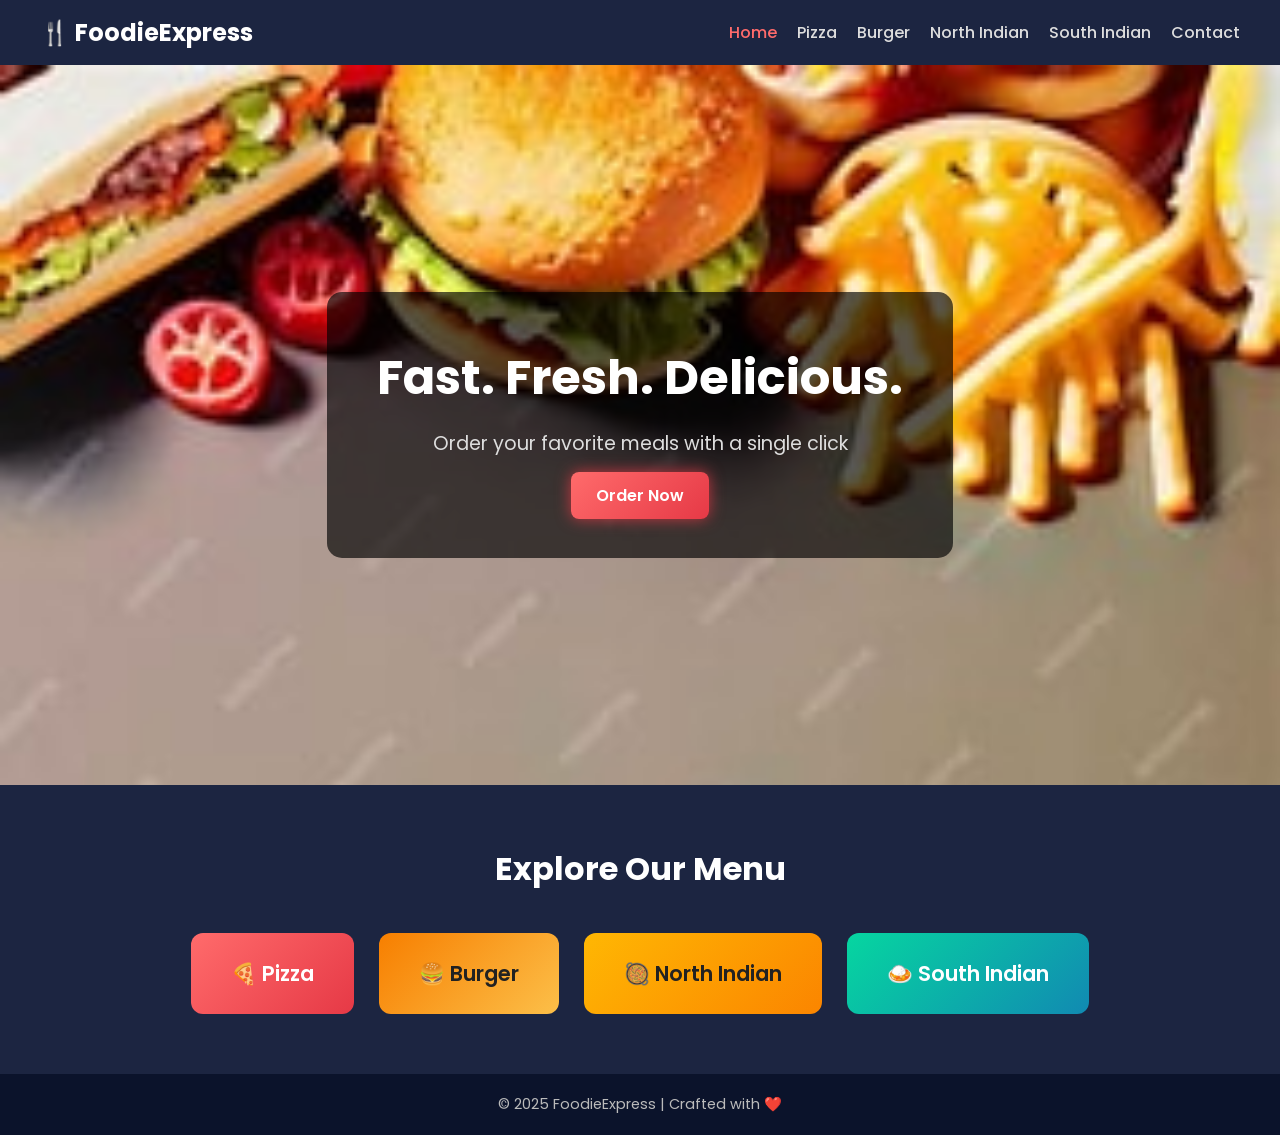
<file: index.html>
<!DOCTYPE html>
<html lang="en">
<head>
  <meta charset="UTF-8">
  <meta name="viewport" content="width=device-width, initial-scale=1.0">
  <title>FoodieExpress | Home</title>
  <link rel="stylesheet" href="style.css">
  <!-- Google Fonts -->
  <link href="https://fonts.googleapis.com/css2?family=Poppins:wght@400;600;700&display=swap" rel="stylesheet">
</head>
<body>
  <!-- Navbar -->
  <header class="navbar">
    <div class="logo">🍴 FoodieExpress</div>
    <nav>
      <ul>
        <li><a href="index.html" class="active">Home</a></li>
        <li><a href="Pizzas.html">Pizza</a></li>
        <li><a href="Burgers.html">Burger</a></li>
        <li><a href="NorthIndian.html">North Indian</a></li>
        <li><a href="SouthIndian.html">South Indian</a></li>
        <li><a href="contact.html">Contact</a></li>
      </ul>
    </nav>
  </header>

  <!-- Hero -->
  <section class="hero">
    <div class="hero-overlay">
      <h1>Fast. Fresh. Delicious.</h1>
      <p>Order your favorite meals with a single click</p>
      <a href="Pizzas.html" class="btn">Order Now</a>
    </div>
  </section>

  <!-- Categories -->
  <section class="categories">
    <h2>Explore Our Menu</h2>
    <div class="category-container">
      <a href="Pizzas.html" class="category-card pizza">🍕 Pizza</a>
      <a href="Burgers.html" class="category-card burger">🍔 Burger</a>
      <a href="NorthIndian.html" class="category-card north">🥘 North Indian</a>
      <a href="SouthIndian.html" class="category-card south">🍛 South Indian</a>
    </div>
  </section>

  <!-- Footer -->
  <footer>
    <p>© 2025 FoodieExpress | Crafted with ❤️</p>
  </footer>
</body>
</html>
</file>
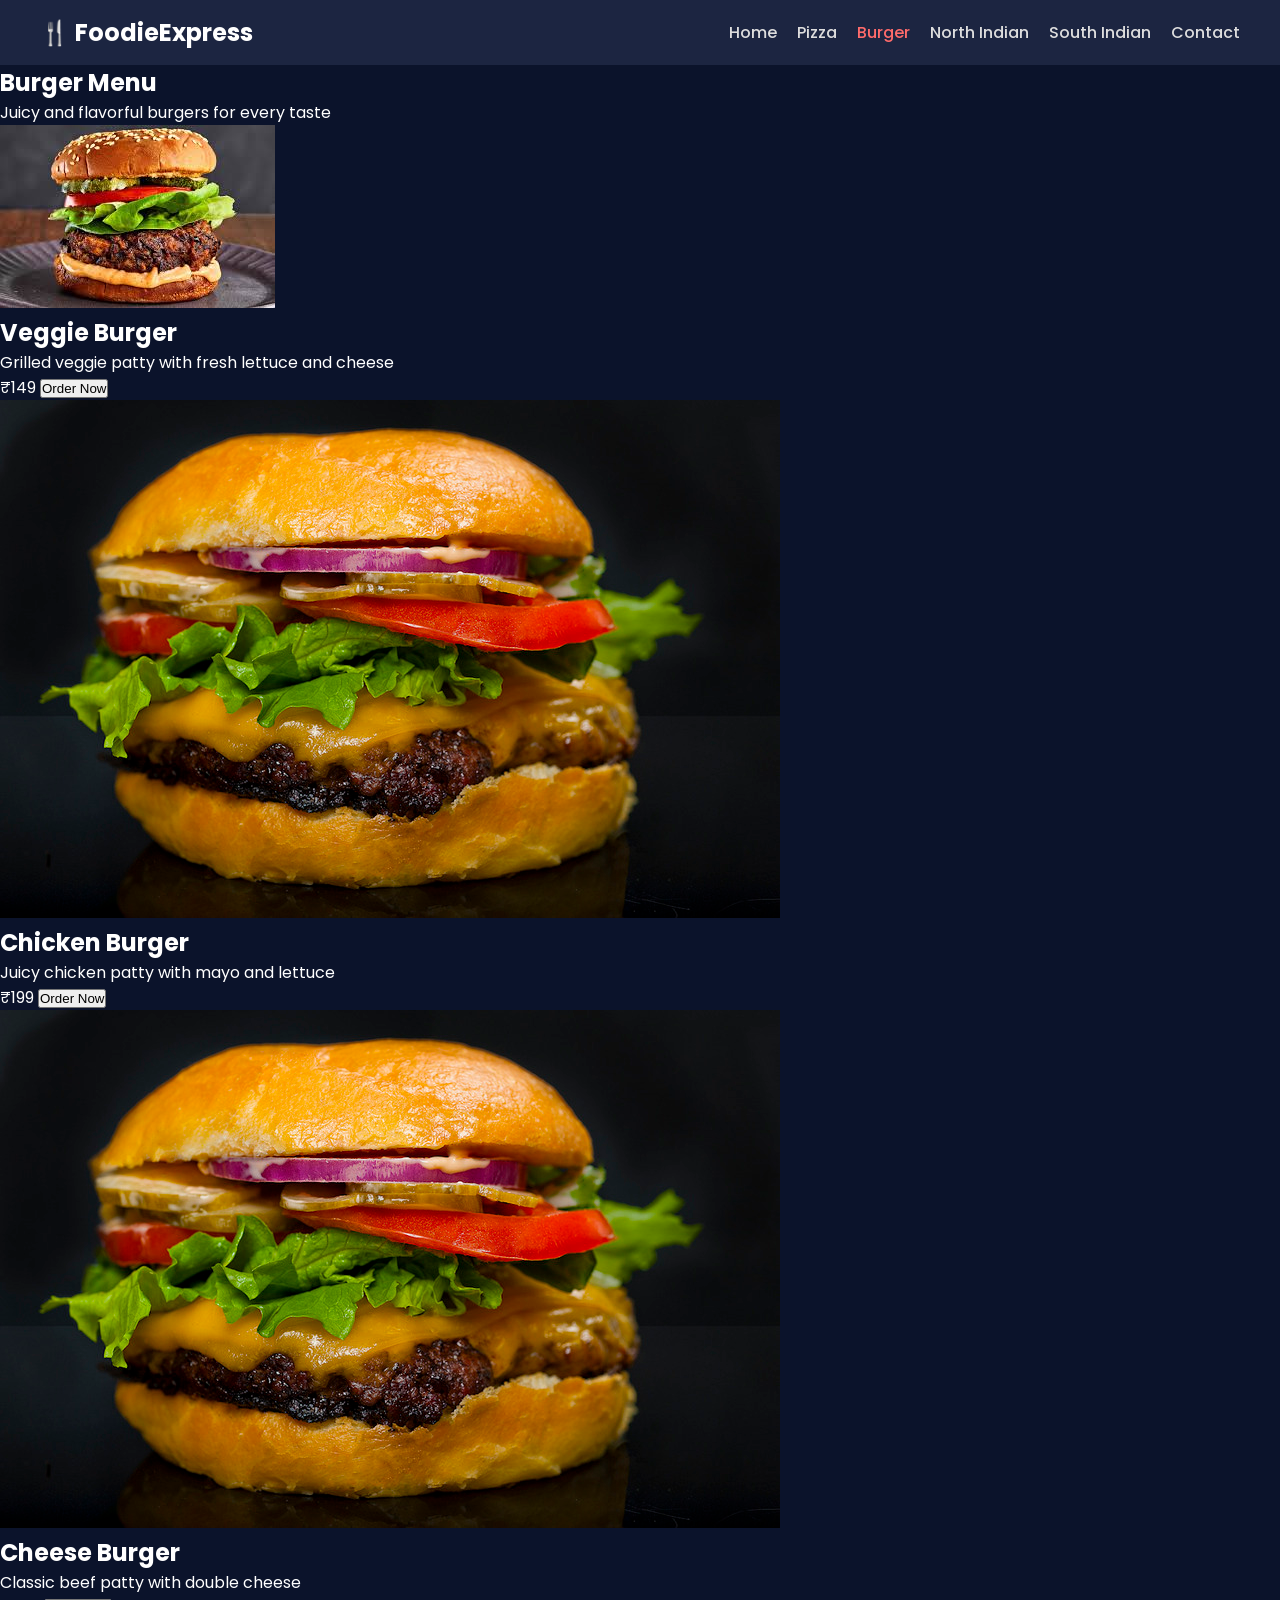
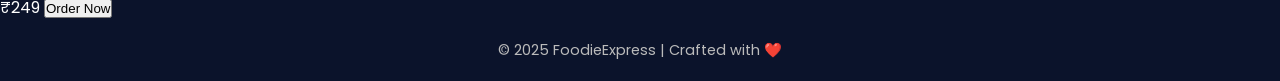
<file: Burgers.html>
<!DOCTYPE html>
<html lang="en">
<head>
  <meta charset="UTF-8">
  <meta name="viewport" content="width=device-width, initial-scale=1.0">
  <title>FoodieExpress | Burger</title>
  <link rel="stylesheet" href="style.css">
  <link href="https://fonts.googleapis.com/css2?family=Poppins:wght@400;600;700&display=swap" rel="stylesheet">
</head>
<body>
  <header class="navbar">
    <div class="logo">🍴 FoodieExpress</div>
    <nav>
      <ul>
        <li><a href="index.html">Home</a></li>
        <li><a href="Pizzas.html">Pizza</a></li>
        <li><a href="burgers.html" class="active">Burger</a></li>
        <li><a href="NorthIndian.html">North Indian</a></li>
        <li><a href="SouthIndian.html">South Indian</a></li>
        <li><a href="Contact.html">Contact</a></li>
      </ul>
    </nav>
  </header>

  <section class="menu-hero">
    <h1>Burger Menu</h1>
    <p>Juicy and flavorful burgers for every taste</p>
  </section>

  <section class="menu-items">
    <div class="food-grid">
      <div class="food-card">
        <img src="Veggie_burger.jpg" alt="Veggie Burger">
        <h2>Veggie Burger</h2>
        <p>Grilled veggie patty with fresh lettuce and cheese</p>
        <span class="price">₹149</span>
        <button>Order Now</button>
      </div>
      <div class="food-card">
        <img src="Cheese_burger.jpg" alt="Chicken Burger">
        <h2>Chicken Burger</h2>
        <p>Juicy chicken patty with mayo and lettuce</p>
        <span class="price">₹199</span>
        <button>Order Now</button>
      </div>
      <div class="food-card">
        <img src="Cheese_burger.jpg" alt="Cheese Burger">
        <h2>Cheese Burger</h2>
        <p>Classic beef patty with double cheese</p>
        <span class="price">₹249</span>
        <button>Order Now</button>
      </div>
    </div>
  </section>

  <footer>
    <p>© 2025 FoodieExpress | Crafted with ❤️</p>
  </footer>
</body>
</html>
</file>
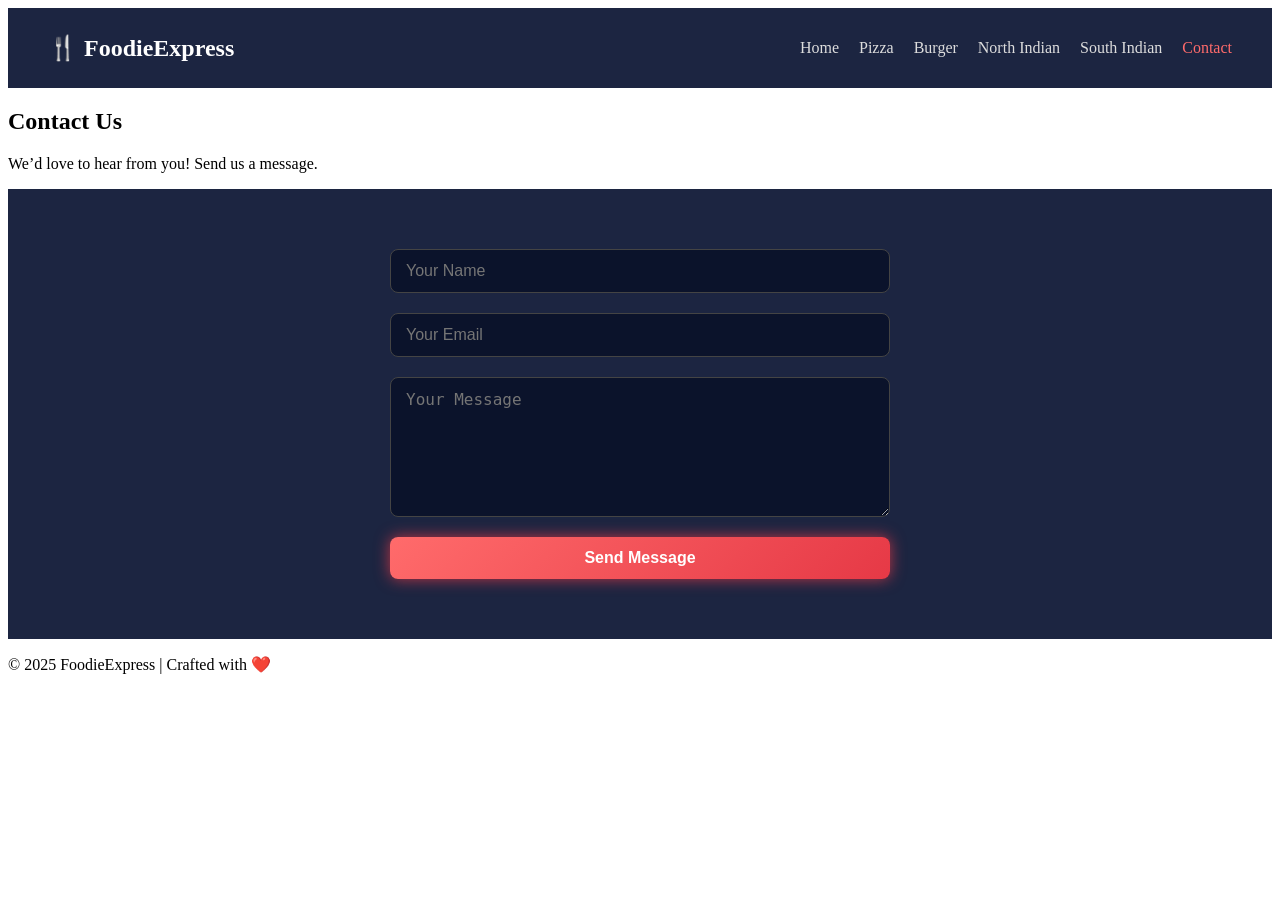
<file: Contact.html>
<!DOCTYPE html>
<html lang="en">
<head>
  <meta charset="UTF-8">
  <meta name="viewport" content="width=device-width, initial-scale=1.0">
  <title>FoodieExpress | Contact</title>
  <link rel="stylesheet" href="contact.css">
  <link href="https://fonts.googleapis.com/css2?family=Poppins:wght@400;600;700&display=swap" rel="stylesheet">
</head>
<body>
  <!-- Navbar -->
  <header class="navbar">
    <div class="logo">🍴 FoodieExpress</div>
    <nav>
      <ul>
        <li><a href="index.html">Home</a></li>
        <li><a href="Pizzas.html">Pizza</a></li>
        <li><a href="Burgers.html">Burger</a></li>
        <li><a href="NorthIndian.html">North Indian</a></li>
        <li><a href="SouthIndian.html">South Indian</a></li>
        <li><a href="Contact.html" class="active">Contact</a></li>
      </ul>
    </nav>
  </header>

  <!-- Contact Hero -->
  <section class="menu-hero">
    <h1>Contact Us</h1>
    <p>We’d love to hear from you! Send us a message.</p>
  </section>

  <!-- Contact Form -->
  <section class="contact-section">
    <form class="contact-form">
      <input type="text" placeholder="Your Name" required>
      <input type="email" placeholder="Your Email" required>
      <textarea placeholder="Your Message" rows="6" required></textarea>
      <button type="submit">Send Message</button>
    </form>
  </section>

  <footer>
    <p>© 2025 FoodieExpress | Crafted with ❤️</p>
  </footer>
</body>
</html>
</file>
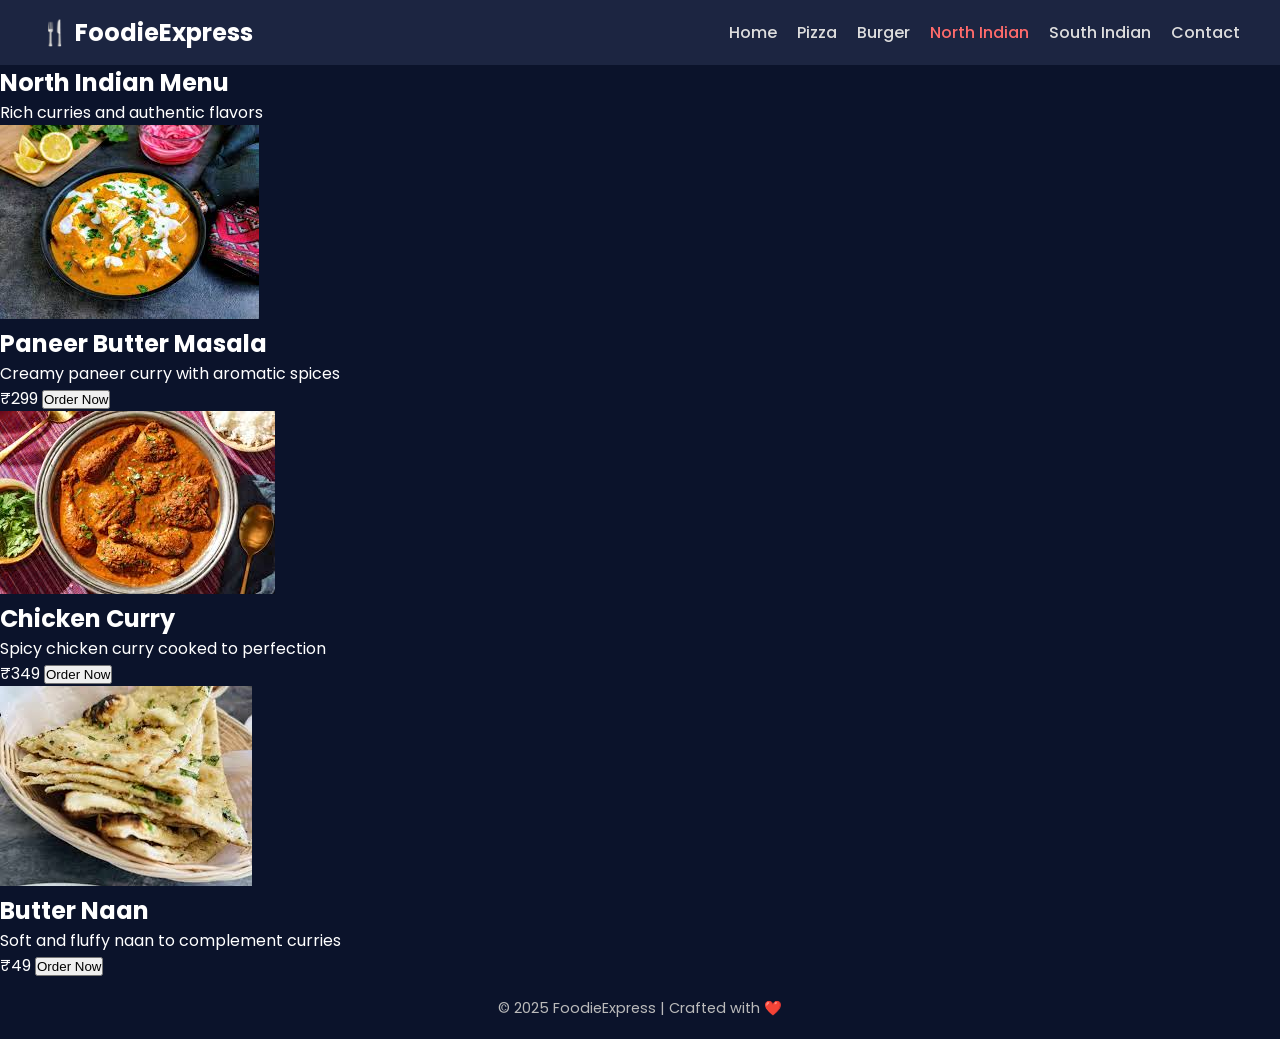
<file: NorthIndian.html>
<!DOCTYPE html>
<html lang="en">
<head>
  <meta charset="UTF-8">
  <meta name="viewport" content="width=device-width, initial-scale=1.0">
  <title>FoodieExpress | North Indian</title>
  <link rel="stylesheet" href="style.css">
  <link href="https://fonts.googleapis.com/css2?family=Poppins:wght@400;600;700&display=swap" rel="stylesheet">
</head>
<body>
  <header class="navbar">
    <div class="logo">🍴 FoodieExpress</div>
    <nav>
      <ul>
        <li><a href="index.html">Home</a></li>
        <li><a href="Pizzas.html">Pizza</a></li>
        <li><a href="Burgers.html">Burger</a></li>
        <li><a href="NorthIndian.html" class="active">North Indian</a></li>
        <li><a href="SouthIndian.html">South Indian</a></li>
        <li><a href="Contact.html">Contact</a></li>
      </ul>
    </nav>
  </header>

  <section class="menu-hero">
    <h1>North Indian Menu</h1>
    <p>Rich curries and authentic flavors</p>
  </section>

  <section class="menu-items">
    <div class="food-grid">
      <div class="food-card">
        <img src="PBM.jpg" alt="Paneer Butter Masala">
        <h2>Paneer Butter Masala</h2>
        <p>Creamy paneer curry with aromatic spices</p>
        <span class="price">₹299</span>
        <button>Order Now</button>
      </div>
      <div class="food-card">
        <img src="CC.jpg" alt="Chicken Curry">
        <h2>Chicken Curry</h2>
        <p>Spicy chicken curry cooked to perfection</p>
        <span class="price">₹349</span>
        <button>Order Now</button>
      </div>
      <div class="food-card">
        <img src="BN.jpg" alt="Butter Naan">
        <h2>Butter Naan</h2>
        <p>Soft and fluffy naan to complement curries</p>
        <span class="price">₹49</span>
        <button>Order Now</button>
      </div>
    </div>
  </section>

  <footer>
    <p>© 2025 FoodieExpress | Crafted with ❤️</p>
  </footer>
</body>
</html>
</file>
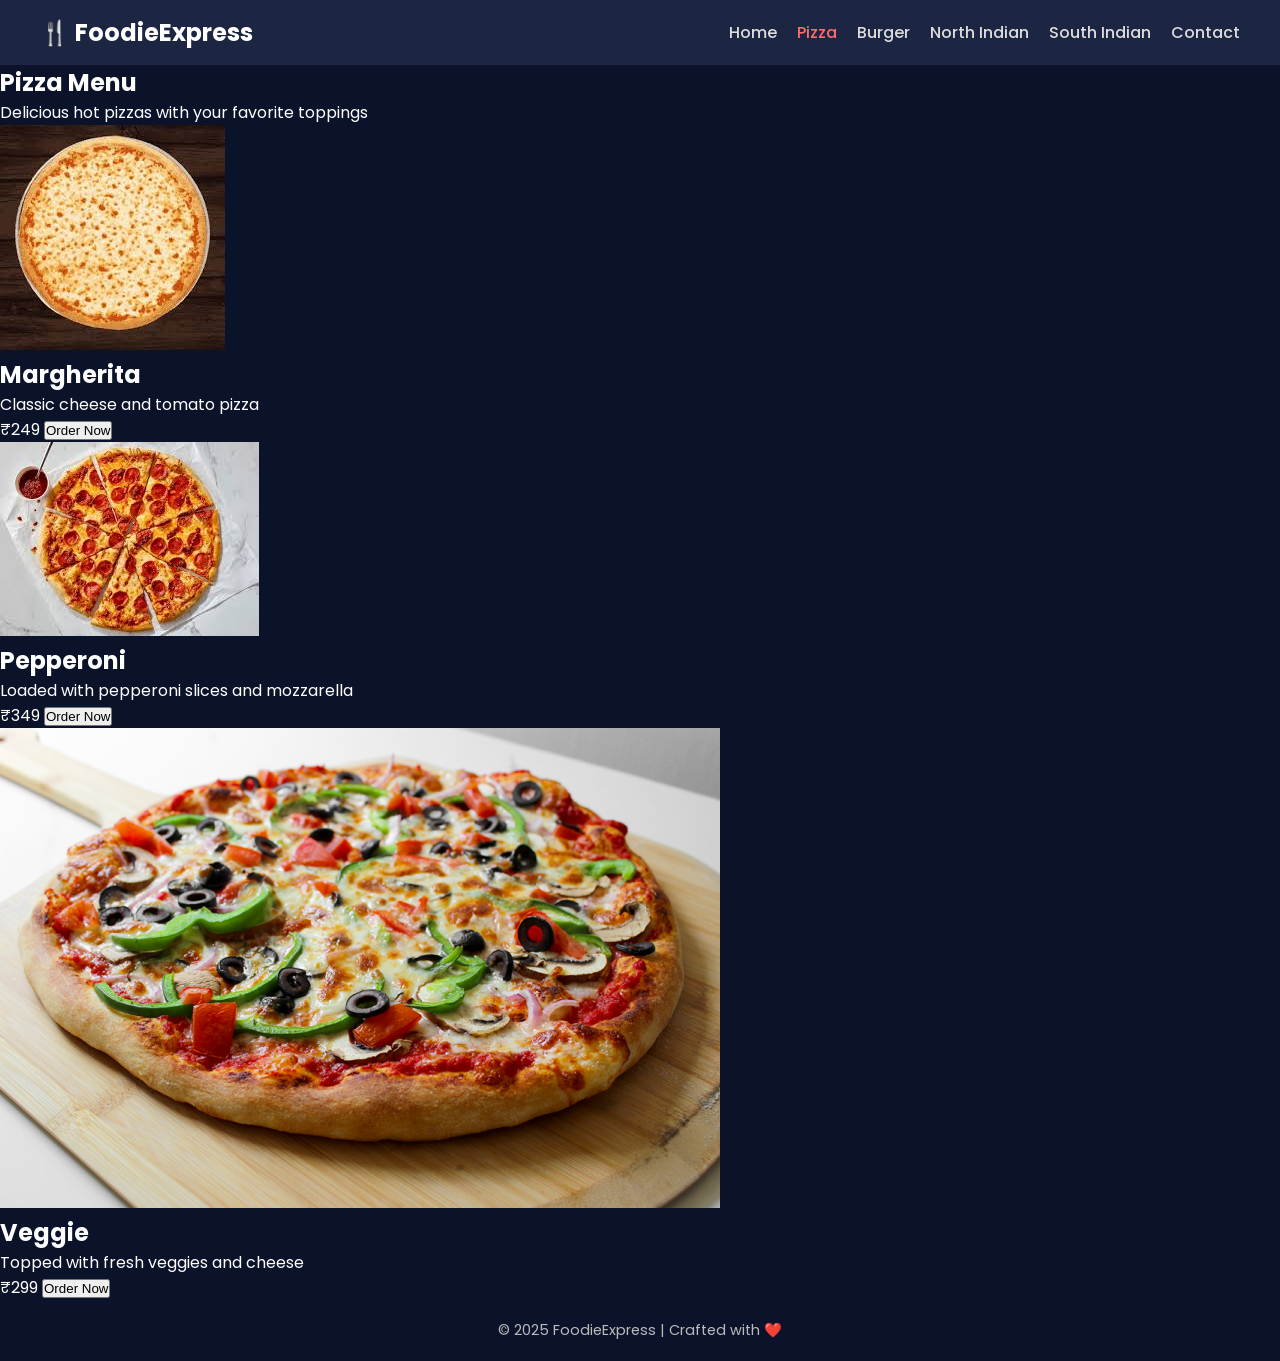
<file: Pizzas.html>
<!DOCTYPE html>
<html lang="en">
<head>
  <meta charset="UTF-8">
  <meta name="viewport" content="width=device-width, initial-scale=1.0">
  <title>FoodieExpress | Pizza</title>
  <link rel="stylesheet" href="pizza.css">
  <link href="https://fonts.googleapis.com/css2?family=Poppins:wght@400;600;700&display=swap" rel="stylesheet">
</head>
<body>
  <header class="navbar">
    <div class="logo">🍴 FoodieExpress</div>
    <nav>
      <ul>
        <li><a href="index.html">Home</a></li>
        <li><a href="pizzas.html" class="active">Pizza</a></li>
        <li><a href="Burgers.html">Burger</a></li>
        <li><a href="NorthIndian.html">North Indian</a></li>
        <li><a href="SouthIndian.html">South Indian</a></li>
        <li><a href="contact.html">Contact</a></li>
      </ul>
    </nav>
  </header>

  <section class="menu-hero">
    <h1>Pizza Menu</h1>
    <p>Delicious hot pizzas with your favorite toppings</p>
  </section>

  <section class="menu-items">
    <div class="food-grid">
      <div class="food-card">
        <img src="Margherita.jpg" alt="Margherita Pizza">
        <h2>Margherita</h2>
        <p>Classic cheese and tomato pizza</p>
        <span class="price">₹249</span>
        <button>Order Now</button>
      </div>
      <div class="food-card">
        <img src="Peppreoni.jpg" alt="Pepperoni Pizza">
        <h2>Pepperoni</h2>
        <p>Loaded with pepperoni slices and mozzarella</p>
        <span class="price">₹349</span>
        <button>Order Now</button>
      </div>
      <div class="food-card">
        <img src="Veggie.png" alt="Veggie Pizza">
        <h2>Veggie</h2>
        <p>Topped with fresh veggies and cheese</p>
        <span class="price">₹299</span>
        <button>Order Now</button>
      </div>
    </div>
  </section>

  <footer>
    <p>© 2025 FoodieExpress | Crafted with ❤️</p>
  </footer>
</bod
</file>
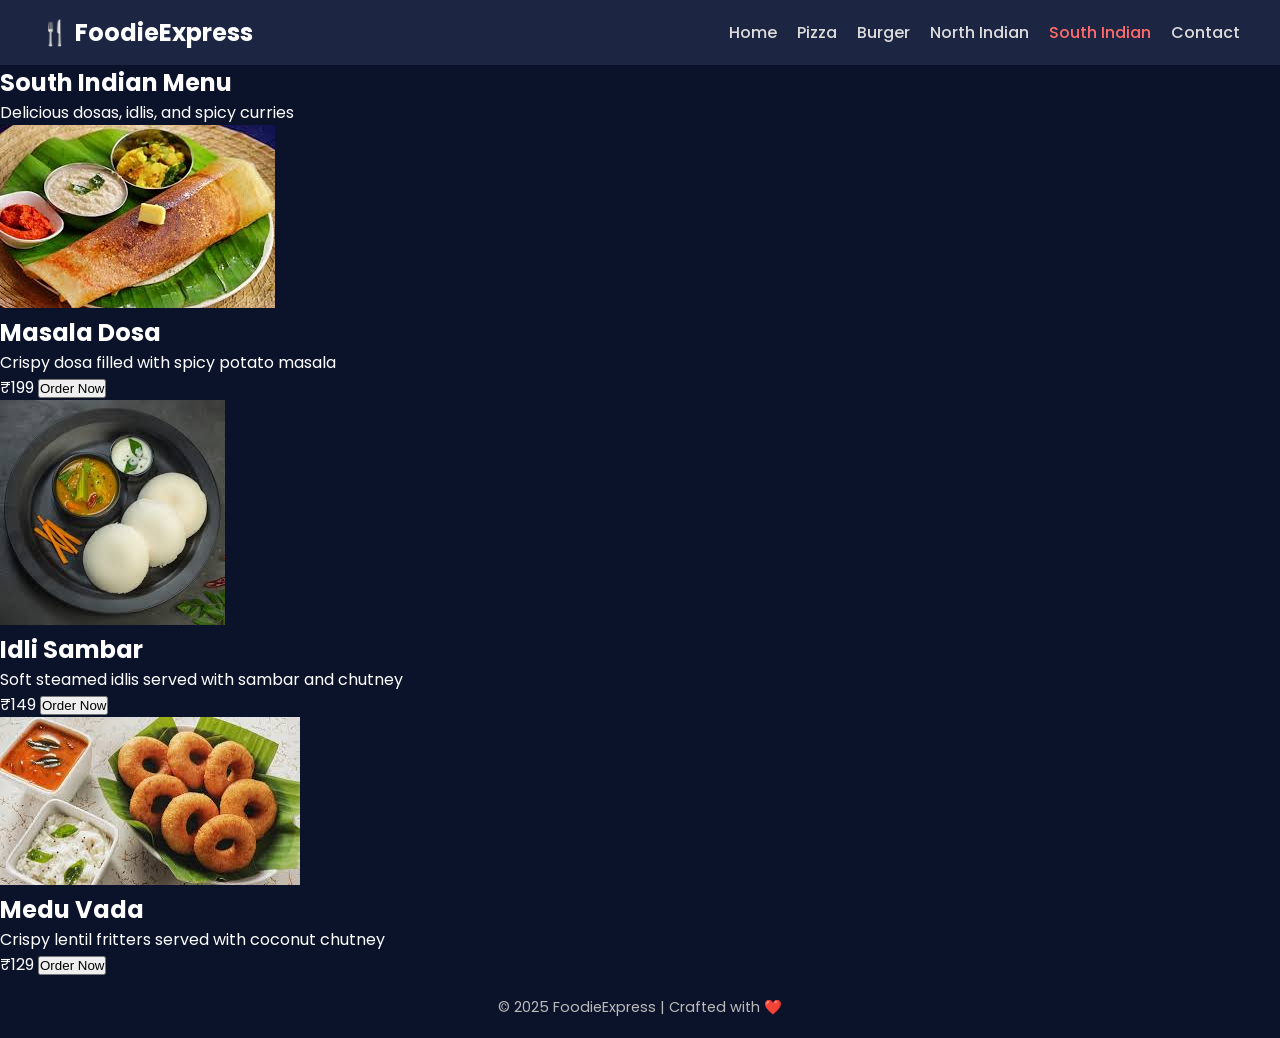
<file: SouthIndian.html>
<!DOCTYPE html>
<html lang="en">
<head>
  <meta charset="UTF-8">
  <meta name="viewport" content="width=device-width, initial-scale=1.0">
  <title>FoodieExpress | South Indian</title>
  <link rel="stylesheet" href="Southindian.css">
  <link href="https://fonts.googleapis.com/css2?family=Poppins:wght@400;600;700&display=swap" rel="stylesheet">
</head>
<body>
  <header class="navbar">
    <div class="logo">🍴 FoodieExpress</div>
    <nav>
      <ul>
        <li><a href="index.html">Home</a></li>
        <li><a href="Pizzas.html">Pizza</a></li>
        <li><a href="Burgers.html">Burger</a></li>
        <li><a href="NorthIndian.html">North Indian</a></li>
        <li><a href="SouthIndian.html" class="active">South Indian</a></li>
        <li><a href="Contact.html">Contact</a></li>
      </ul>
    </nav>
  </header>

  <section class="menu-hero">
    <h1>South Indian Menu</h1>
    <p>Delicious dosas, idlis, and spicy curries</p>
  </section>

  <section class="menu-items">
    <div class="food-grid">
      <div class="food-card">
        <img src="MD.jpg" alt="Masala Dosa">
        <h2>Masala Dosa</h2>
        <p>Crispy dosa filled with spicy potato masala</p>
        <span class="price">₹199</span>
        <button>Order Now</button>
      </div>
      <div class="food-card">
        <img src="IS.jpg" alt="Idli Sambar">
        <h2>Idli Sambar</h2>
        <p>Soft steamed idlis served with sambar and chutney</p>
        <span class="price">₹149</span>
        <button>Order Now</button>
      </div>
      <div class="food-card">
        <img src="MV.jpg" alt="Medu Vada">
        <h2>Medu Vada</h2>
        <p>Crispy lentil fritters served with coconut chutney</p>
        <span class="price">₹129</span>
        <button>Order Now</button>
      </div>
    </div>
  </section>

  <footer>
    <p>© 2025 FoodieExpress | Crafted with ❤️</p>
  </footer>
</body>
</html>
</file>
<file: style.css>
/* Reset */
* {
  margin: 0;
  padding: 0;
  box-sizing: border-box;
}

body {
  font-family: 'Poppins', sans-serif;
  background: #0b132b;
  color: #fff;
}

/* Navbar */
.navbar {
  display: flex;
  justify-content: space-between;
  align-items: center;
  padding: 15px 40px;
  background: #1c2541;
  position: sticky;
  top: 0;
}

.logo {
  font-size: 1.5rem;
  font-weight: 700;
  color: #fff;
}

.navbar ul {
  list-style: none;
  display: flex;
  gap: 20px;
}

.navbar a {
  text-decoration: none;
  color: #ddd;
  font-weight: 500;
  transition: color 0.3s ease;
}

.navbar a:hover,
.navbar .active {
  color: #ff6b6b;
}

/* Hero */
.hero {
  height: 80vh;
  background: url("Main.jpg") top/cover no-repeat;
  display: flex;
  align-items: center;
  justify-content: center;
  text-align: center;
  position: relative;
}

.hero-overlay {
  background: rgba(0, 0, 0, 0.65);
  padding: 50px;
  border-radius: 15px;
}

.hero h1 {
  font-size: 3rem;
  font-weight: 700;
  margin-bottom: 15px;
}

.hero p {
  font-size: 1.2rem;
  margin-bottom: 25px;
  color: #ddd;
}

.btn {
  background: linear-gradient(135deg, #ff6b6b, #e63946);
  padding: 12px 25px;
  border-radius: 8px;
  font-weight: 600;
  text-decoration: none;
  color: #fff;
  box-shadow: 0 0 15px rgba(230, 57, 70, 0.8);
  transition: 0.3s ease;
}

.btn:hover {
  transform: translateY(-4px);
  box-shadow: 0 0 25px rgba(255, 107, 107, 1);
}

/* Categories */
.categories {
  text-align: center;
  padding: 60px 20px;
  background: #1c2541;
}

.categories h2 {
  font-size: 2rem;
  margin-bottom: 40px;
}

.category-container {
  display: flex;
  justify-content: center;
  gap: 25px;
  flex-wrap: wrap;
}

.category-card {
  padding: 25px 40px;
  font-size: 1.3rem;
  font-weight: 600;
  border-radius: 12px;
  text-decoration: none;
  color: #fff;
  transition: transform 0.2s ease, box-shadow 0.3s ease;
}

/* Category Colors */
.category-card.pizza {
  background: linear-gradient(135deg, #ff6b6b, #e63946);
}

.category-card.burger {
  background: linear-gradient(135deg, #f77f00, #fcbf49);
  color: #222;
}

.category-card.north {
  background: linear-gradient(135deg, #ffb703, #fb8500);
  color: #222;
}

.category-card.south {
  background: linear-gradient(135deg, #06d6a0, #118ab2);
}

.category-card:hover {
  transform: translateY(-5px);
  box-shadow: 0px 6px 15px rgba(0, 0, 0, 0.4);
}

/* Footer */
footer {
  text-align: center;
  padding: 20px;
  background: #0b132b;
  font-size: 0.9rem;
  color: #bbb;
}
</file>
<file: contact.css>
/* Contact Section */
.contact-section {
  background: #1c2541;
  padding: 60px 20px;
  display: flex;
  justify-content: center;
}
.navbar {
  display: flex;
  justify-content: space-between;
  align-items: center;
  padding: 15px 40px;
  background: #1c2541;
  position: sticky;
  top: 0;
}

.logo {
  font-size: 1.5rem;
  font-weight: 700;
  color: #fff;
}

.navbar ul {
  list-style: none;
  display: flex;
  gap: 20px;
}

.navbar a {
  text-decoration: none;
  color: #ddd;
  font-weight: 500;
  transition: color 0.3s ease;
}

.navbar a:hover,
.navbar .active {
  color: #ff6b6b;
}

.navbar {
  display: flex;
  justify-content: space-between;
  align-items: center;
  padding: 15px 40px;
  background: #1c2541;
  position: sticky;
  top: 0;
}

.logo {
  font-size: 1.5rem;
  font-weight: 700;
  color: #fff;
}

.navbar ul {
  list-style: none;
  display: flex;
  gap: 20px;
}
.hero h1 {
  font-size: 3rem;
  font-weight: 700;
  margin-bottom: 15px
  ;text-align: center;
}
.p{
  text-align: center;
}

.navbar a {
  text-decoration: none;
  color: #ddd;
  font-weight: 500;
  transition: color 0.3s ease;
}

.contact-form {
  display: flex;
  flex-direction: column;
  gap: 20px;
  max-width: 500px;
  width: 100%;
}

.contact-form input,
.contact-form textarea {
  padding: 12px 15px;
  border-radius: 8px;
  border: 1px solid #444;
  background: #0b132b;
  color: #fff;
  font-size: 1rem;
  transition: border 0.3s ease;
}

.contact-form input:focus,
.contact-form textarea:focus {
  border: 1px solid #ff6b6b;
  outline: none;
}

.contact-form button {
  padding: 12px;
  border: none;
  border-radius: 8px;
  background: linear-gradient(135deg, #ff6b6b, #e63946);
  color: #fff;
  font-weight: 600;
  font-size: 1rem;
  cursor: pointer;
  transition: 0.3s ease;
  box-shadow: 0 0 15px rgba(230, 57, 70, 0.8);
}

.contact-form button:hover {
  transform: translateY(-3px);
  box-shadow: 0 0 25px rgba(255, 107, 107, 1);
}
</file>
<file: pizza.css>
/* Reset */
* {
  margin: 0;
  padding: 0;
  box-sizing: border-box;
}

body {
  font-family: 'Poppins', sans-serif;
  background: #0b132b;
  color: #fff;
}

/* Navbar */
.navbar {
  display: flex;
  justify-content: space-between;
  align-items: center;
  padding: 15px 40px;
  background: #1c2541;
  position: sticky;
  top: 0;
}

.logo {
  font-size: 1.5rem;
  font-weight: 700;
  color: #fff;
}

.navbar ul {
  list-style: none;
  display: flex;    
  gap: 20px;
}

.navbar a {
  text-decoration: none;
  color: #ddd;
  font-weight: 500;
  transition: color 0.3s ease;
}

.navbar a:hover,
.navbar .active {
  color: #ff6b6b;
}

/* Hero */
.hero {
  height: 80vh;
  background: url("https://i.ibb.co/YB7Qv1x/fastfood-bg.jpg") center/cover no-repeat;
  display: flex;
  align-items: center;
  justify-content: center;
  text-align: center;
  position: relative;
}

.hero-overlay {
  background: rgba(0, 0, 0, 0.65);
  padding: 50px;
  border-radius: 15px;
}

.hero h1 {
  font-size: 3rem;
  font-weight: 700;
  margin-bottom: 15px;
}

.hero p {
  font-size: 1.2rem;
  margin-bottom: 25px;
  color: #ddd;
}

.btn {
  background: linear-gradient(135deg, #ff6b6b, #e63946);
  padding: 12px 25px;
  border-radius: 8px;
  font-weight: 600;
  text-decoration: none;
  color: #fff;
  box-shadow: 0 0 15px rgba(230, 57, 70, 0.8);
  transition: 0.3s ease;
}

.btn:hover {
  transform: translateY(-4px);
  box-shadow: 0 0 25px rgba(255, 107, 107, 1);
}

/* Categories */
.categories {
  text-align: center;
  padding: 60px 20px;
  background: #1c2541;
  border: #06d6a0 solid 5px ;
}

.categories h2 {
  font-size: 2rem;
  margin-bottom: 40px;
}

.category-container {
  display: flex;
  justify-content: center;
  gap: 25px;
  flex-wrap: wrap;
}


.category-card {
  border-color: #06d6a0;
  padding: 25px 40px;
  font-size: 1.3rem;
  font-weight: 600;
  border-radius: 12px;
  text-decoration: none;
  color: #fff;
  transition: transform 0.2s ease, box-shadow 0.3s ease;
  
}

/* Category Colors */
.category-card.pizza {
  background: linear-gradient(135deg, #ff6b6b, #e63946);
}

.category-card.burger {
  background: linear-gradient(135deg, #f77f00, #fcbf49);
  color: #222;
}

.category-card.north {
  background: linear-gradient(135deg, #ffb703, #fb8500);
  color: #222;
}

.category-card.south {
  background: linear-gradient(135deg, #06d6a0, #118ab2);
}

.category-card:hover {
  transform: translateY(-5px);
  box-shadow: 0px 6px 15px rgba(0, 0, 0, 0.4);
}

/* Footer */
footer {
  text-align: center;
  padding: 20px;
  background: #0b132b;
  font-size: 0.9rem;
  color: #bbb;
}
</file>
<file: Southindian.css>
/* Reset */
* {
  margin: 0;
  padding: 0;
  box-sizing: border-box;
}

body {
  font-family: 'Poppins', sans-serif;
  background: #0b132b;
  color: #fff;
}

/* Navbar */
.navbar {
  display: flex;
  justify-content: space-between;
  align-items: center;
  padding: 15px 40px;
  background: #1c2541;
  position: sticky;
  top: 0;
}

.logo {
  font-size: 1.5rem;
  font-weight: 700;
  color: #fff;
}

.navbar ul {
  list-style: none;
  display: flex;
  gap: 20px;
}

.navbar a {
  text-decoration: none;
  color: #ddd;
  font-weight: 500;
  transition: color 0.3s ease;
}

.navbar a:hover,
.navbar .active {
  color: #ff6b6b;
}

/* Hero */
.hero {
  height: 80vh;
  background: url("https://i.ibb.co/YB7Qv1x/fastfood-bg.jpg") center/cover no-repeat;
  display: flex;
  align-items: center;
  justify-content: center;
  text-align: center;
  position: relative;
}

.hero-overlay {
  background: rgba(0, 0, 0, 0.65);
  padding: 50px;
  border-radius: 15px;
}

.hero h1 {
  font-size: 3rem;
  font-weight: 700;
  margin-bottom: 15px;
}

.hero p {
  font-size: 1.2rem;
  margin-bottom: 25px;
  color: #ddd;
}

.btn {
  background: linear-gradient(135deg, #ff6b6b, #e63946);
  padding: 12px 25px;
  border-radius: 8px;
  font-weight: 600;
  text-decoration: none;
  color: #fff;
  box-shadow: 0 0 15px rgba(230, 57, 70, 0.8);
  transition: 0.3s ease;
}

.btn:hover {
  transform: translateY(-4px);
  box-shadow: 0 0 25px rgba(255, 107, 107, 1);
}

/* Categories */
.categories {
  text-align: center;
  padding: 60px 20px;
  background: #1c2541;
}

.categories h2 {
  font-size: 2rem;
  margin-bottom: 40px;
}

.category-container {
  display: flex;
  justify-content: center;
  gap: 25px;
  flex-wrap: wrap;
}

.category-card {
  padding: 25px 40px;
  font-size: 1.3rem;
  font-weight: 600;
  border-radius: 12px;
  text-decoration: none;
  color: #fff;
  transition: transform 0.2s ease, box-shadow 0.3s ease;
}

/* Category Colors */
.category-card.pizza {
  background: linear-gradient(135deg, #ff6b6b, #e63946);
}

.category-card.burger {
  background: linear-gradient(135deg, #f77f00, #fcbf49);
  color: #222;
}

.category-card.north {
  background: linear-gradient(135deg, #ffb703, #fb8500);
  color: #222;
}

.category-card.south {
  background: linear-gradient(135deg, #06d6a0, #118ab2);
}

.category-card:hover {
  transform: translateY(-5px);
  box-shadow: 0px 6px 15px rgba(0, 0, 0, 0.4);
}

/* Footer */
footer {
  text-align: center;
  padding: 20px;
  background: #0b132b;
  font-size: 0.9rem;
  color: #bbb;
}
</file>
